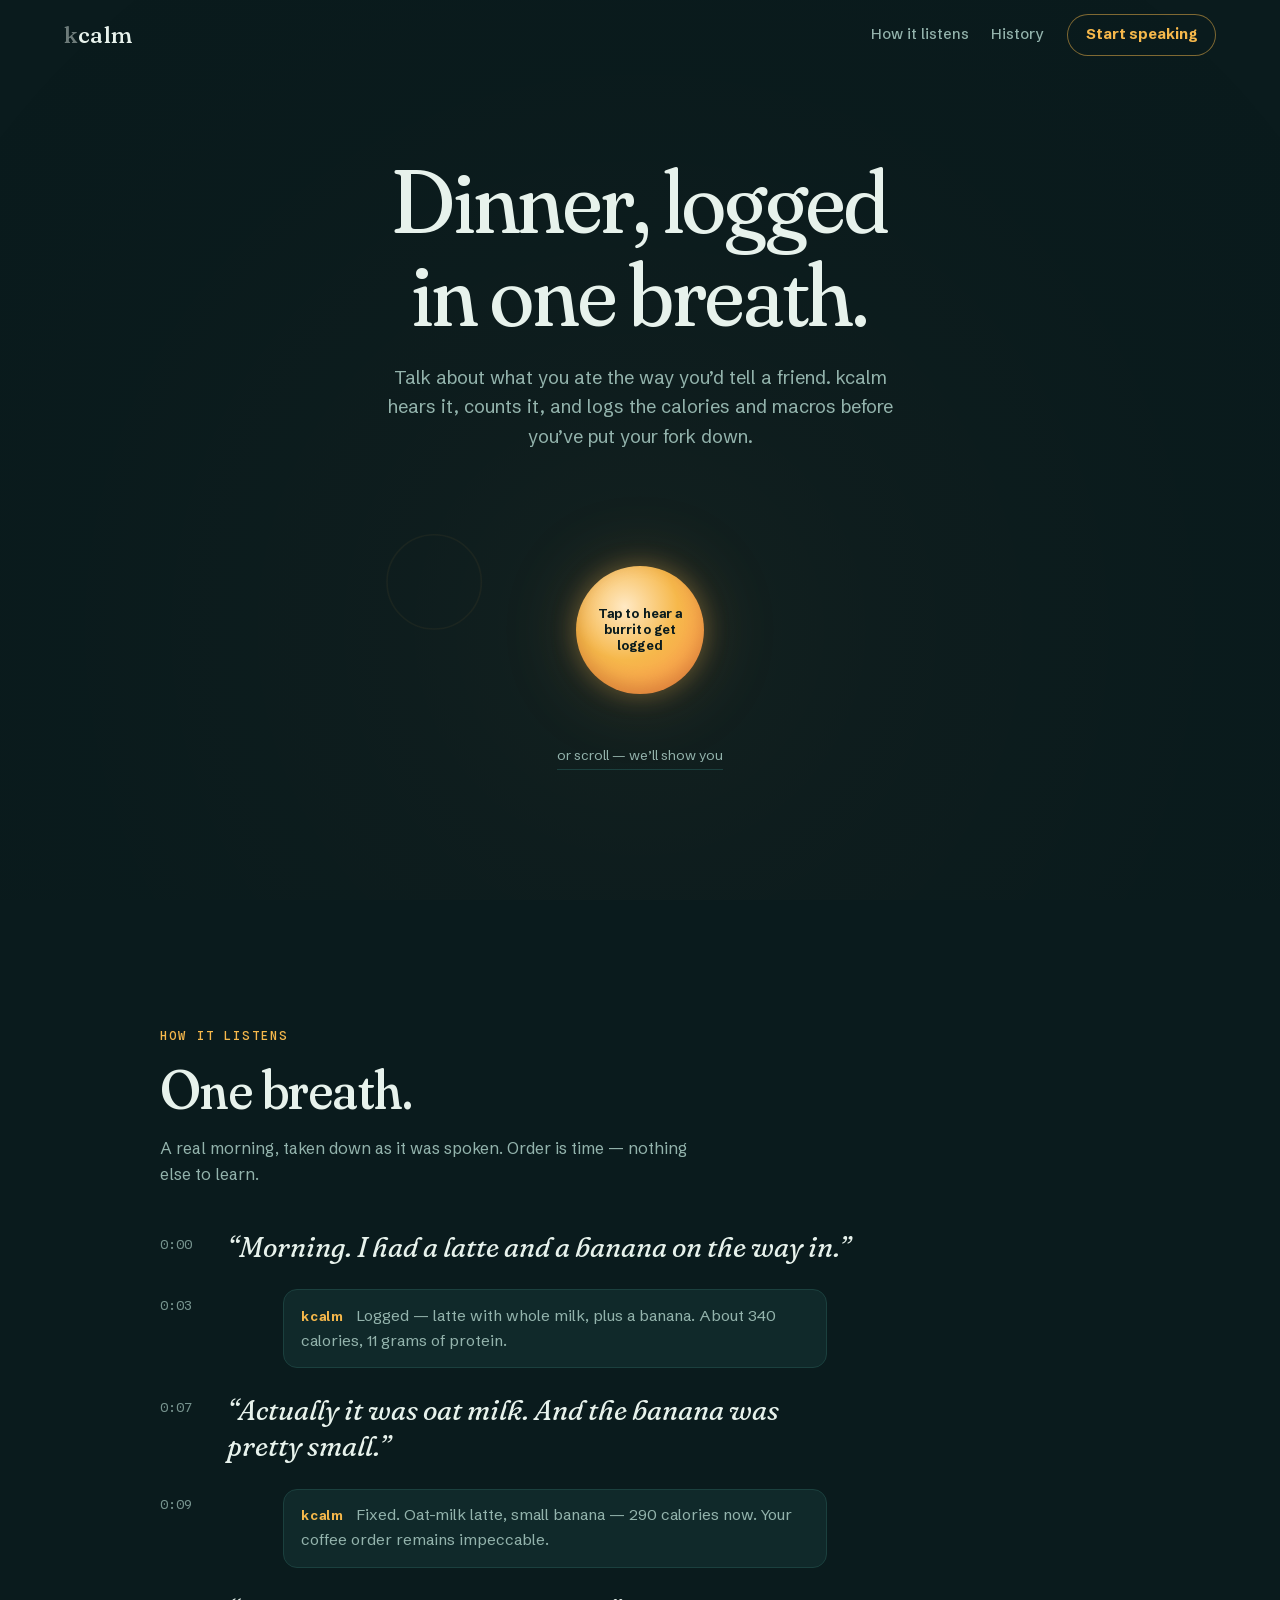
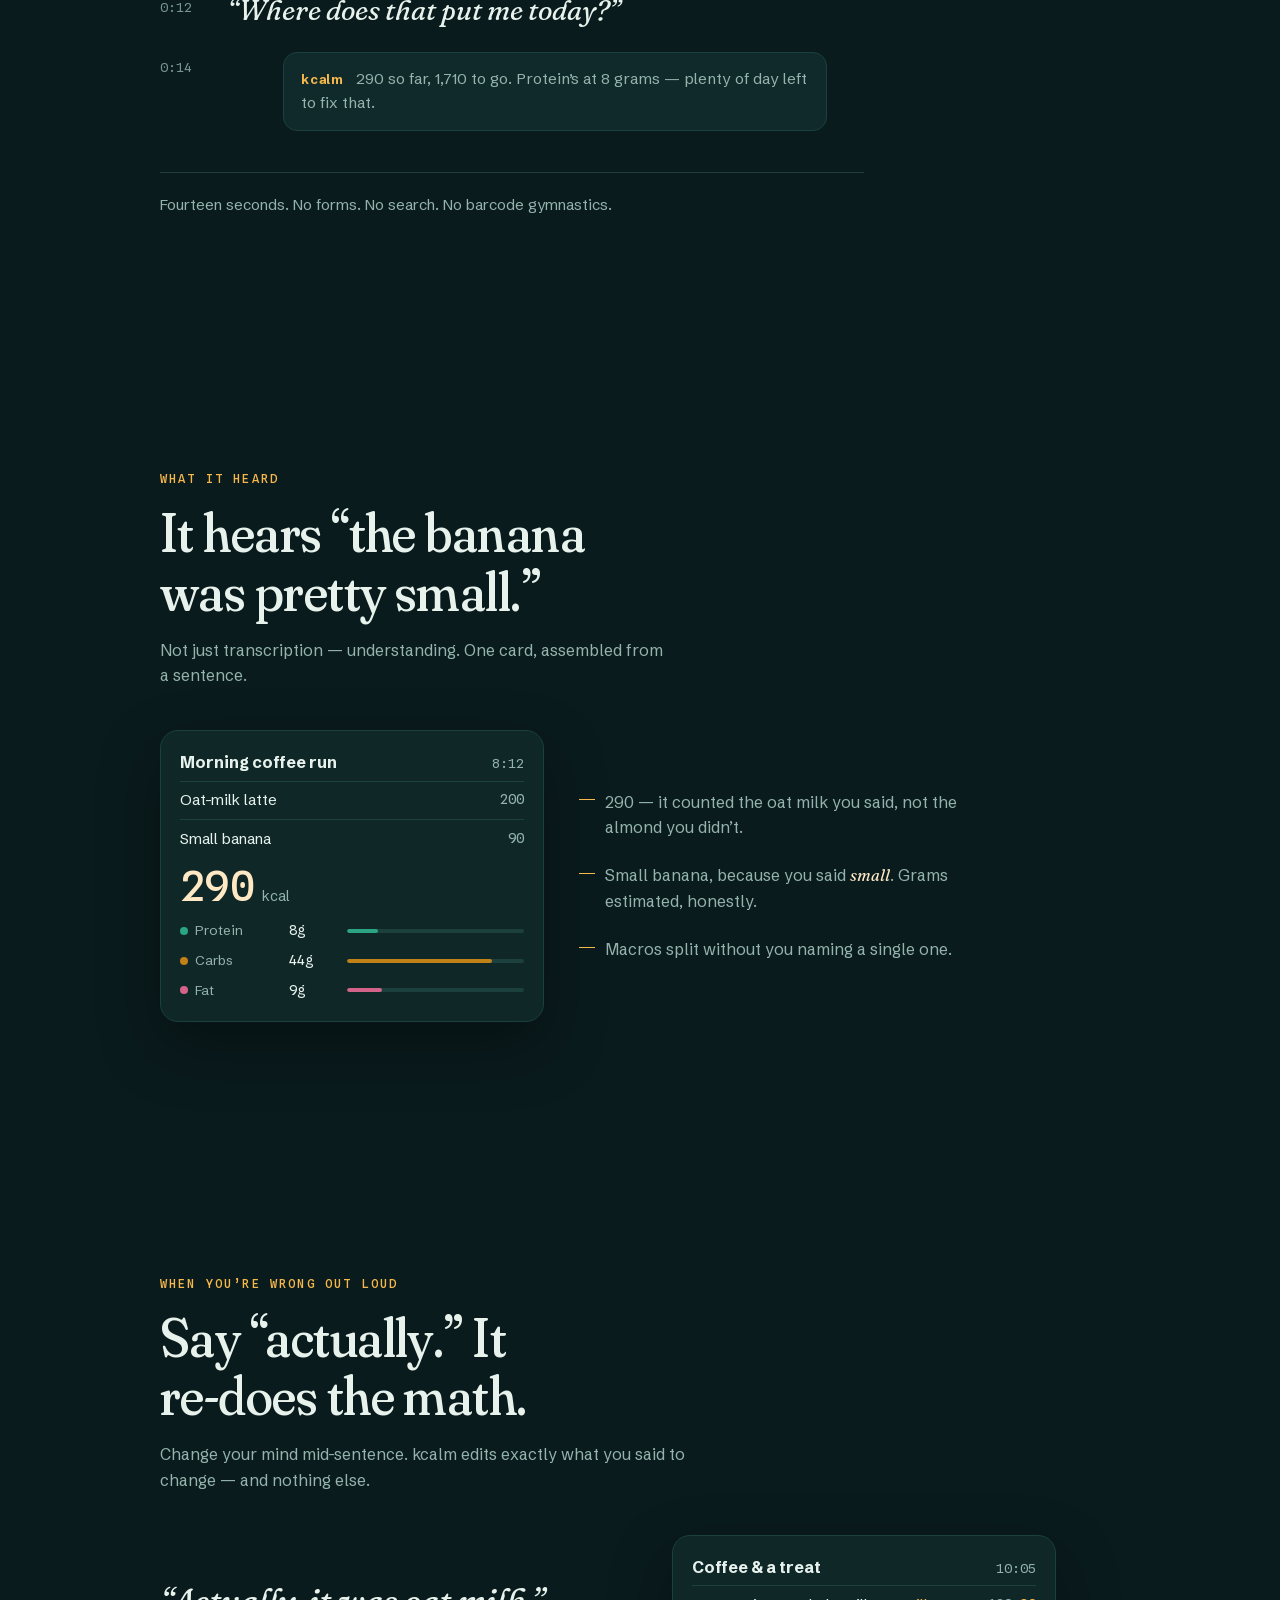
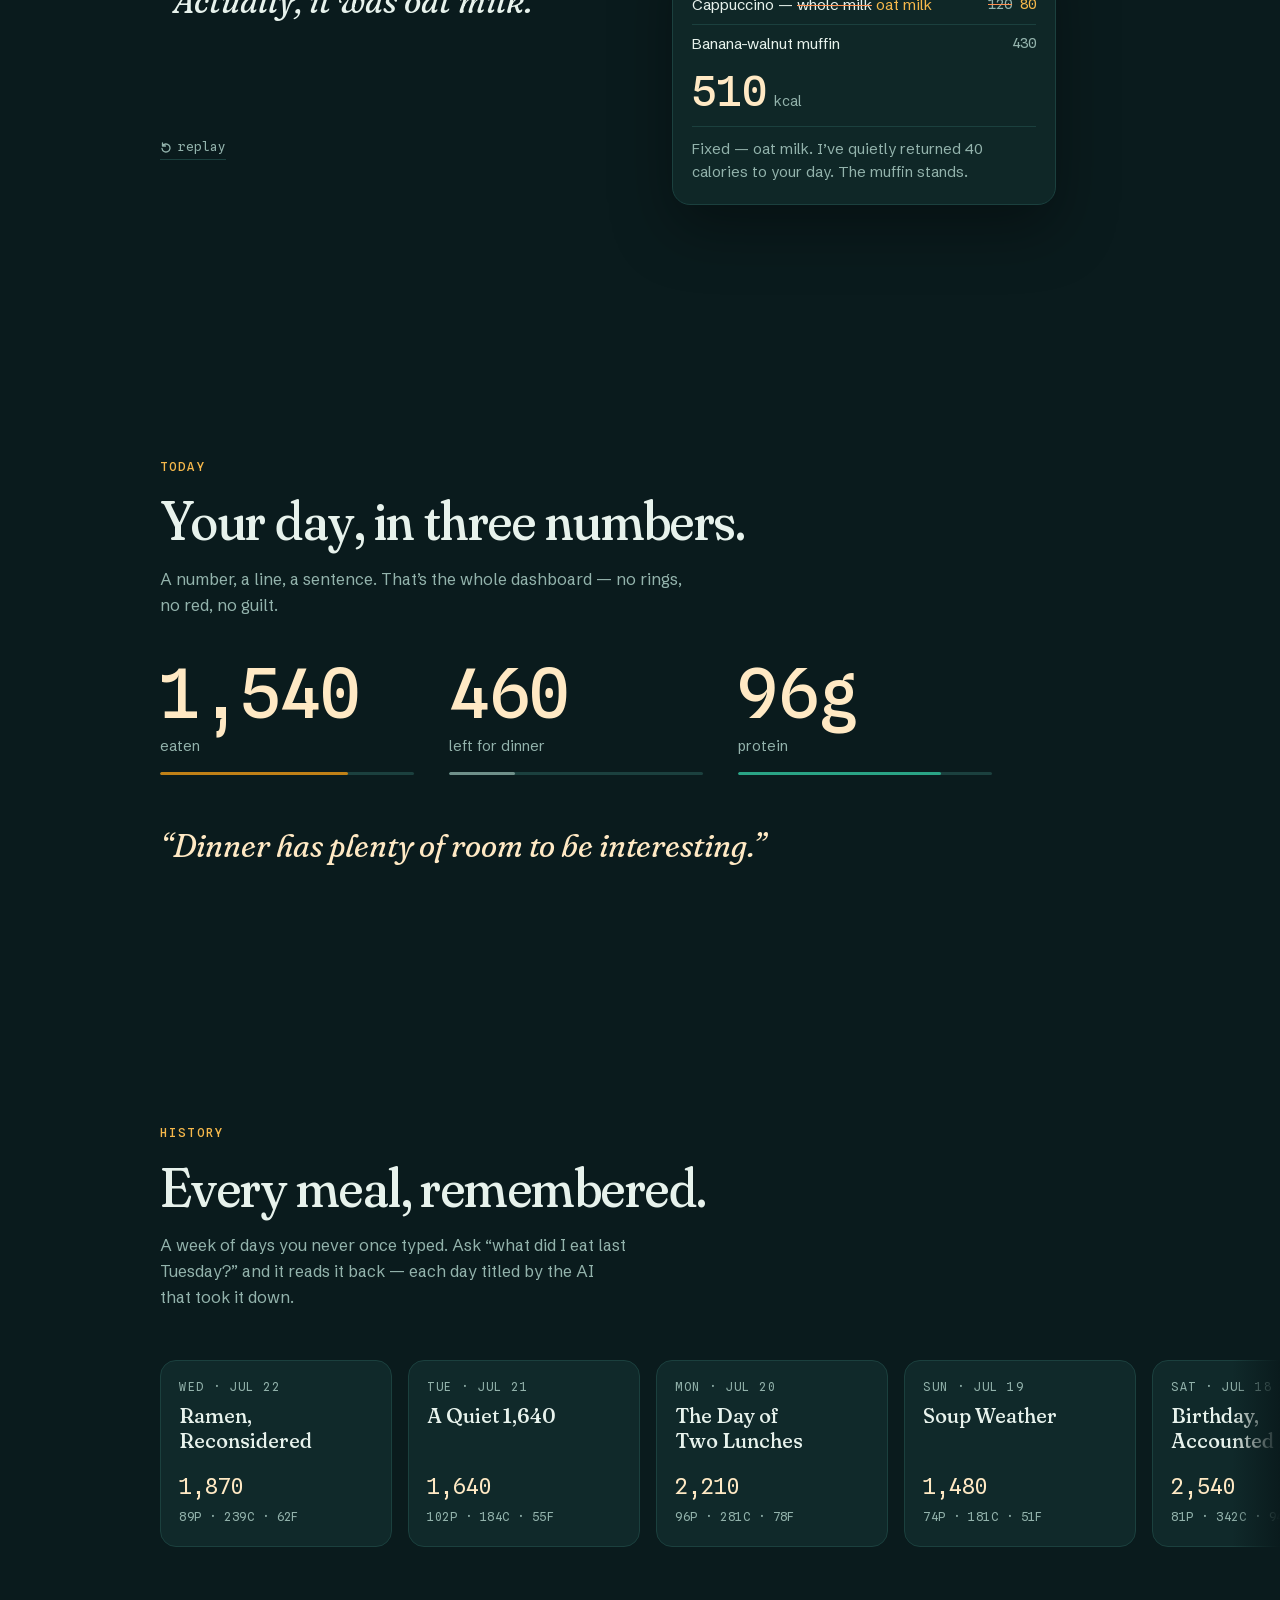
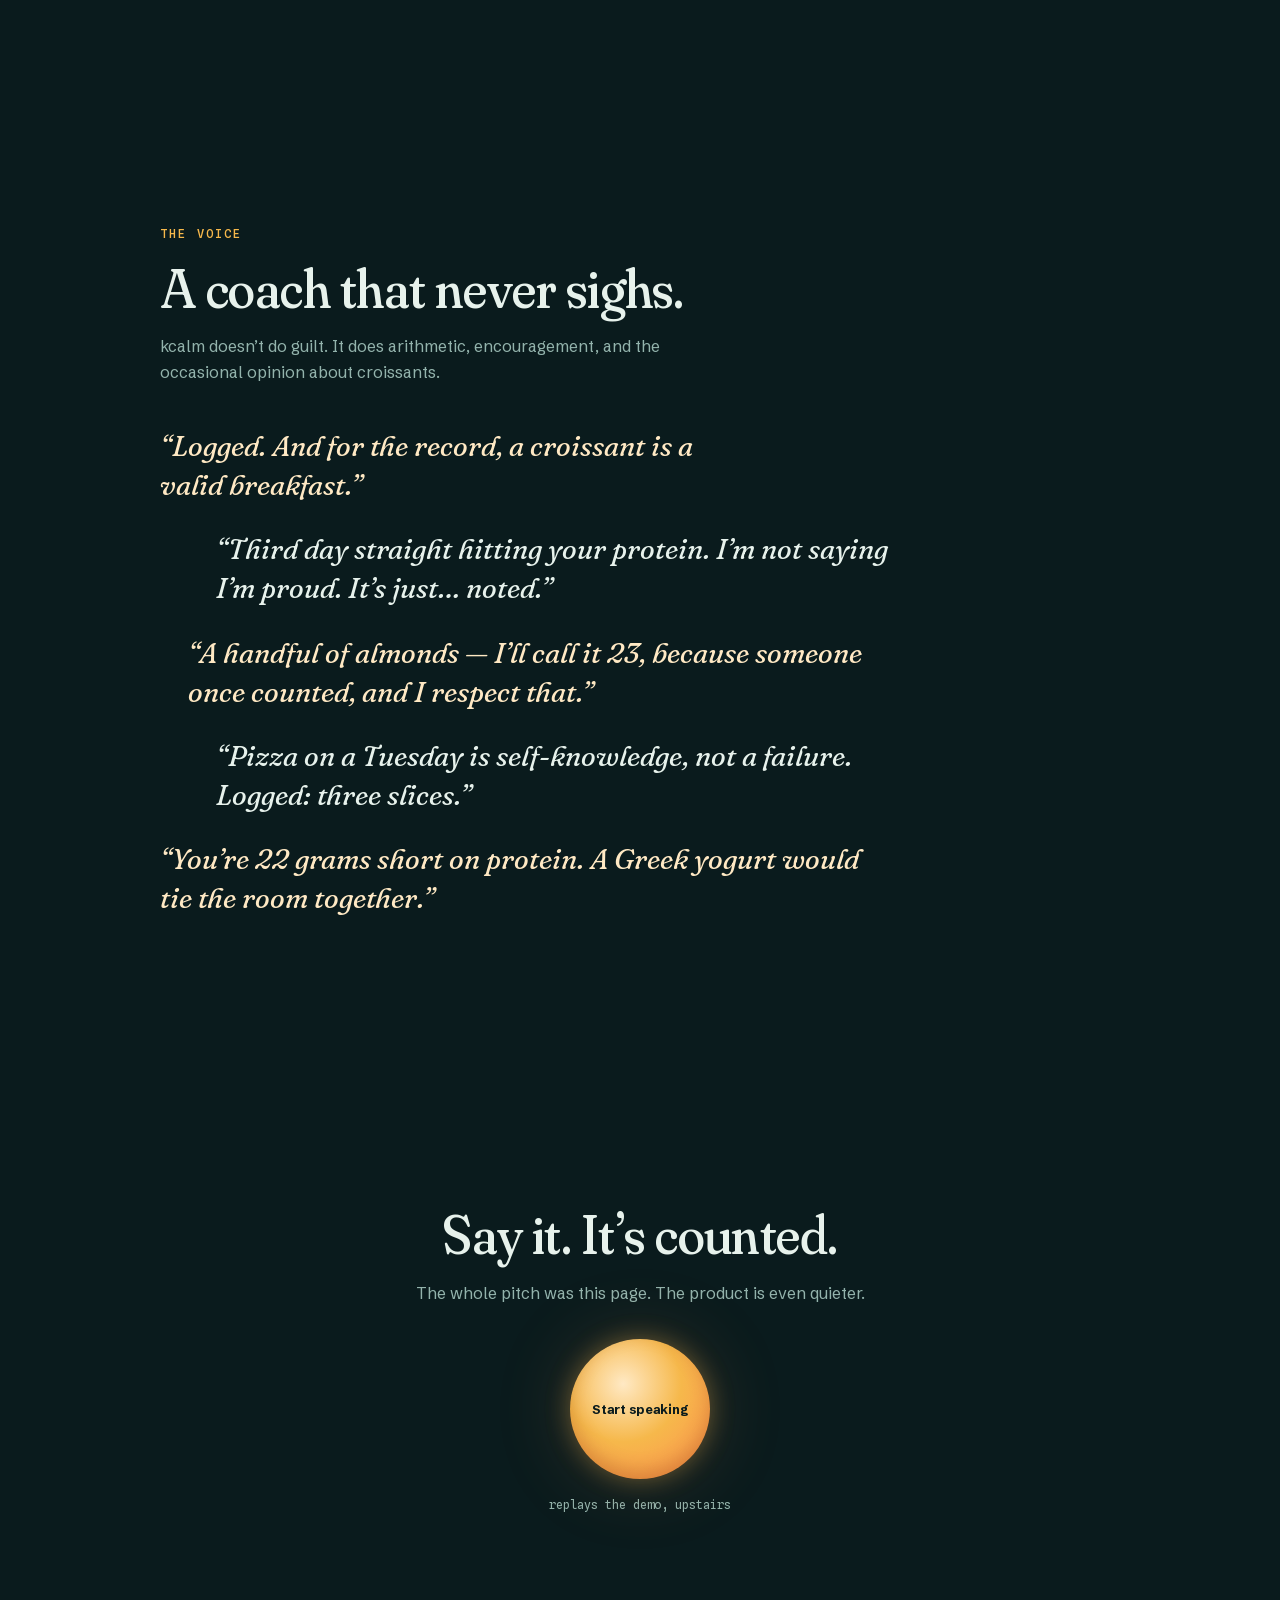
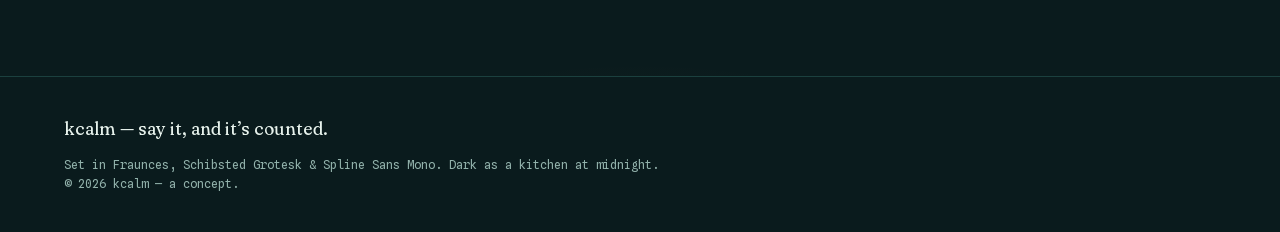
<file: index.html>
<!doctype html>
<html lang="en">
<head>
  <meta charset="utf-8">
  <meta name="viewport" content="width=device-width, initial-scale=1, viewport-fit=cover">
  <title>kcalm — Say what you ate. It’s counted.</title>
  <meta name="description" content="kcalm is a voice-first AI calorie tracker. Talk about what you ate like you’d tell a friend — it hears it, counts it, and logs calories and macros in one breath.">
  <meta name="theme-color" content="#0A1B1D">
  <meta property="og:title" content="kcalm — Say what you ate. It’s counted.">
  <meta property="og:description" content="A voice-first AI calorie tracker. Dinner, logged in one breath. No forms, no search, no barcode gymnastics.">
  <meta property="og:type" content="website">
  <meta property="og:url" content="https://1notlov3.github.io/1notlov3/">
  <meta property="og:image" content="https://1notlov3.github.io/1notlov3/og.png">
  <meta property="og:image:alt" content="A glowing amber pearl on dark water beside the headline “Dinner, logged in one breath” — kcalm, the voice-first calorie tracker.">
  <meta name="twitter:card" content="summary_large_image">
  <link rel="icon" href="favicon.svg" type="image/svg+xml">
  <link rel="preload" href="fonts/fraunces-normal.woff2" as="font" type="font/woff2" crossorigin>
  <link rel="preload" href="fonts/fraunces-italic.woff2" as="font" type="font/woff2" crossorigin>
  <link rel="preload" href="fonts/schibsted-grotesk-normal.woff2" as="font" type="font/woff2" crossorigin>
  <link rel="preload" href="fonts/spline-sans-mono-normal.woff2" as="font" type="font/woff2" crossorigin>
  <link rel="stylesheet" href="css/fonts.css">
  <link rel="stylesheet" href="css/style.css">
  <script>document.documentElement.classList.add('js')</script>
</head>
<body>

  <header class="nav" id="nav">
    <a class="wordmark" href="#top" aria-label="kcalm — home"><span class="k">k</span>calm</a>
    <nav class="nav-links" aria-label="Page">
      <a href="#breath">How it listens</a>
      <a href="#history">History</a>
    </nav>
    <a class="pill" href="#begin">Start speaking</a>
  </header>

  <main id="top">

    <!-- ============ HERO — THE POOL ============ -->
    <section class="hero" id="hero" aria-label="Introduction">
      <canvas class="pool" id="pool" aria-hidden="true"></canvas>
      <div class="hero-inner">
        <h1 class="hero-title" id="heroTitle">Dinner, logged in&nbsp;one&nbsp;breath.</h1>
        <p class="hero-sub">Talk about what you ate the way you’d tell a friend. kcalm hears it, counts it, and logs the calories and macros before you’ve put your fork down.</p>

        <div class="pearl-stage" id="pearlStage">
          <p class="spoken-line" id="spokenLine" aria-hidden="true"></p>
          <p class="sr-only" role="status" id="demoStatus"></p>
          <button class="pearl" id="pearl" type="button">
            <span class="pearl-core" aria-hidden="true"></span>
            <span class="pearl-label">Tap to hear a<br>burrito get logged</span>
          </button>

          <div class="meal-card hero-card" id="heroCard" hidden>
            <div class="meal-head">
              <span class="meal-name">Chicken burrito <em>· extra guac</em></span>
              <span class="meal-time mono">19:24</span>
            </div>
            <div class="meal-kcal"><span class="mono kcal-num" id="heroKcal" data-to="812">812</span><span class="kcal-unit">kcal</span></div>
            <div class="macros" role="img" aria-label="Macros: protein 42 grams, carbs 71 grams, fat 40 grams">
              <div class="macro"><span class="macro-tag"><i class="dot p"></i>Protein</span><span class="mono macro-val">42g</span><span class="bar"><span class="fill p" style="--w:52%"></span></span></div>
              <div class="macro"><span class="macro-tag"><i class="dot c"></i>Carbs</span><span class="mono macro-val">71g</span><span class="bar"><span class="fill c" style="--w:88%"></span></span></div>
              <div class="macro"><span class="macro-tag"><i class="dot f"></i>Fat</span><span class="mono macro-val">40g</span><span class="bar"><span class="fill f" style="--w:50%"></span></span></div>
            </div>
            <p class="ai-line">Logged. The guac was a good call — twelve grams of the fats you actually want.</p>
          </div>
        </div>

        <a class="scroll-cue" href="#breath">or scroll — we’ll show you</a>
      </div>
    </section>

    <!-- ============ ONE BREATH — TRANSCRIPT ============ -->
    <section class="section" id="breath" aria-labelledby="breath-h">
      <p class="eyebrow mono reveal">How it listens</p>
      <h2 class="reveal" id="breath-h">One breath.</h2>
      <p class="section-sub reveal">A real morning, taken down as it was spoken. Order is time — nothing else to learn.</p>

      <ol class="transcript">
        <li class="t-line user reveal"><span class="tc mono">0:00</span><p class="said">“Morning. I had a latte and a banana on the way in.”</p></li>
        <li class="t-line ai reveal"><span class="tc mono">0:03</span><p class="resp"><b>kcalm</b> Logged — latte with whole milk, plus a banana. About 340 calories, 11 grams of protein.</p></li>
        <li class="t-line user reveal"><span class="tc mono">0:07</span><p class="said">“Actually it was oat milk. And the banana was pretty small.”</p></li>
        <li class="t-line ai reveal"><span class="tc mono">0:09</span><p class="resp"><b>kcalm</b> Fixed. Oat-milk latte, small banana — 290 calories now. Your coffee order remains impeccable.</p></li>
        <li class="t-line user reveal"><span class="tc mono">0:12</span><p class="said">“Where does that put me today?”</p></li>
        <li class="t-line ai reveal"><span class="tc mono">0:14</span><p class="resp"><b>kcalm</b> 290 so far, 1,710 to go. Protein’s at 8 grams — plenty of day left to fix that.</p></li>
      </ol>

      <p class="kicker reveal">Fourteen seconds. No forms. No search. No barcode&nbsp;gymnastics.</p>
    </section>

    <!-- ============ ANATOMY — THE CARD ============ -->
    <section class="section" id="anatomy" aria-labelledby="anatomy-h">
      <p class="eyebrow mono reveal">What it heard</p>
      <h2 class="reveal" id="anatomy-h">It hears “the banana was pretty&nbsp;small.”</h2>
      <p class="section-sub reveal">Not just transcription — understanding. One card, assembled from a sentence.</p>

      <div class="anatomy-grid">
        <div class="meal-card big reveal">
          <div class="meal-head">
            <span class="meal-name">Morning coffee run</span>
            <span class="meal-time mono">8:12</span>
          </div>
          <ul class="meal-items">
            <li><span>Oat-milk latte</span><span class="mono">200</span></li>
            <li><span>Small banana</span><span class="mono">90</span></li>
          </ul>
          <div class="meal-kcal"><span class="mono kcal-num" data-to="290">290</span><span class="kcal-unit">kcal</span></div>
          <div class="macros" role="img" aria-label="Macros: protein 8 grams, carbs 44 grams, fat 9 grams">
            <div class="macro"><span class="macro-tag"><i class="dot p"></i>Protein</span><span class="mono macro-val">8g</span><span class="bar"><span class="fill p" style="--w:18%"></span></span></div>
            <div class="macro"><span class="macro-tag"><i class="dot c"></i>Carbs</span><span class="mono macro-val">44g</span><span class="bar"><span class="fill c" style="--w:82%"></span></span></div>
            <div class="macro"><span class="macro-tag"><i class="dot f"></i>Fat</span><span class="mono macro-val">9g</span><span class="bar"><span class="fill f" style="--w:20%"></span></span></div>
          </div>
        </div>
        <ul class="annotations">
          <li class="reveal">290 — it counted the oat milk you said, not the almond you didn’t.</li>
          <li class="reveal">Small banana, because you said <em>small</em>. Grams estimated, honestly.</li>
          <li class="reveal">Macros split without you naming a single one.</li>
        </ul>
      </div>
    </section>

    <!-- ============ CORRECTION — SAY ACTUALLY ============ -->
    <section class="section" id="actually" aria-labelledby="actually-h">
      <p class="eyebrow mono reveal">When you’re wrong out loud</p>
      <h2 class="reveal" id="actually-h">Say “actually.” It re-does the&nbsp;math.</h2>
      <p class="section-sub reveal">Change your mind mid-sentence. kcalm edits exactly what you said to change — and nothing else.</p>

      <div class="correction reveal" id="correction">
        <p class="said correction-said">“Actually, it was oat&nbsp;milk.”</p>
        <div class="meal-card">
          <div class="meal-head">
            <span class="meal-name">Coffee &amp; a treat</span>
            <span class="meal-time mono">10:05</span>
          </div>
          <ul class="meal-items">
            <li>
              <span>Cappuccino — <span class="swap"><s class="old" id="oldMilk" aria-hidden="true">whole milk</s> <span class="new" id="newMilk">oat milk</span></span></span>
              <span class="swap-num mono"><s class="old" aria-hidden="true">120</s> <span class="new">80</span><span class="sr-only"> (corrected from whole milk, 120)</span></span>
            </li>
            <li><span>Banana-walnut muffin</span><span class="mono">430</span></li>
          </ul>
          <div class="meal-kcal"><span class="mono kcal-num" id="fixKcal" aria-hidden="true">510</span><span class="sr-only">510</span><span class="kcal-unit">kcal</span></div>
          <p class="ai-line" id="fixLine">Fixed — oat milk. I’ve quietly returned 40 calories to your day. The muffin stands.</p>
        </div>
        <button class="replay mono" id="replayFix" type="button"><svg width="12" height="12" viewBox="0 0 12 12" aria-hidden="true"><path d="M2.5 5A4 4 0 1 1 2 7.5M2.5 5V2M2.5 5H5.5" fill="none" stroke="currentColor" stroke-width="1.3" stroke-linecap="round"/></svg> replay</button>
      </div>
    </section>

    <!-- ============ TODAY — THREE NUMBERS ============ -->
    <section class="section" id="today" aria-labelledby="today-h">
      <p class="eyebrow mono reveal">Today</p>
      <h2 class="reveal" id="today-h">Your day, in three numbers.</h2>
      <p class="section-sub reveal">A number, a line, a sentence. That’s the whole dashboard — no rings, no red, no&nbsp;guilt.</p>

      <div class="stats">
        <div class="stat reveal">
          <span class="stat-num mono" data-to="1540">1,540</span>
          <span class="stat-label">eaten</span>
          <span class="stat-bar"><span class="stat-fill c" style="--w:74%"></span></span>
        </div>
        <div class="stat reveal">
          <span class="stat-num mono" data-to="460">460</span>
          <span class="stat-label">left for dinner</span>
          <span class="stat-bar"><span class="stat-fill dim" style="--w:26%"></span></span>
        </div>
        <div class="stat reveal">
          <span class="stat-num mono" data-to="96" data-suffix="g">96g</span>
          <span class="stat-label">protein</span>
          <span class="stat-bar"><span class="stat-fill p" style="--w:80%"></span></span>
        </div>
      </div>
      <p class="insight reveal">“Dinner has plenty of room to be interesting.”</p>
    </section>

    <!-- ============ HISTORY ============ -->
    <section class="section wide" id="history" aria-labelledby="history-h">
      <div class="section-head">
        <p class="eyebrow mono reveal">History</p>
        <h2 class="reveal" id="history-h">Every meal, remembered.</h2>
        <p class="section-sub reveal">A week of days you never once typed. Ask “what did I eat last Tuesday?” and it reads it back — each day titled by the AI that took&nbsp;it&nbsp;down.</p>
      </div>
      <div class="shelf-wrap reveal">
        <ul class="shelf" id="shelf" tabindex="0" aria-label="Meal history, scrolls horizontally">
          <li class="day"><span class="day-date mono">WED · JUL 22</span><span class="day-title">Ramen, Reconsidered</span><span class="day-kcal mono">1,870</span><span class="day-macros mono">89P · 239C · 62F</span></li>
          <li class="day"><span class="day-date mono">TUE · JUL 21</span><span class="day-title">A Quiet 1,640</span><span class="day-kcal mono">1,640</span><span class="day-macros mono">102P · 184C · 55F</span></li>
          <li class="day"><span class="day-date mono">MON · JUL 20</span><span class="day-title">The Day of Two Lunches</span><span class="day-kcal mono">2,210</span><span class="day-macros mono">96P · 281C · 78F</span></li>
          <li class="day"><span class="day-date mono">SUN · JUL 19</span><span class="day-title">Soup Weather</span><span class="day-kcal mono">1,480</span><span class="day-macros mono">74P · 181C · 51F</span></li>
          <li class="day"><span class="day-date mono">SAT · JUL 18</span><span class="day-title">Birthday, Accounted For</span><span class="day-kcal mono">2,540</span><span class="day-macros mono">81P · 342C · 94F</span></li>
          <li class="day"><span class="day-date mono">FRI · JUL 17</span><span class="day-title">Textbook Friday</span><span class="day-kcal mono">1,790</span><span class="day-macros mono">98P · 214C · 60F</span></li>
          <li class="day"><span class="day-date mono">THU · JUL 16</span><span class="day-title">The Great Bagel Detour</span><span class="day-kcal mono">1,950</span><span class="day-macros mono">85P · 261C · 63F</span></li>
        </ul>
      </div>
    </section>

    <!-- ============ THE VOICE — QUIPS ============ -->
    <section class="section" id="voice" aria-labelledby="voice-h">
      <p class="eyebrow mono reveal">The voice</p>
      <h2 class="reveal" id="voice-h">A coach that never sighs.</h2>
      <p class="section-sub reveal">kcalm doesn’t do guilt. It does arithmetic, encouragement, and the occasional opinion about croissants.</p>
      <ul class="quips">
        <li class="reveal">“Logged. And for the record, a croissant is a valid breakfast.”</li>
        <li class="reveal">“Third day straight hitting your protein. I’m not saying I’m proud. It’s just…&nbsp;noted.”</li>
        <li class="reveal">“A handful of almonds — I’ll call it 23, because someone once counted, and I respect that.”</li>
        <li class="reveal">“Pizza on a Tuesday is self-knowledge, not a failure. Logged: three slices.”</li>
        <li class="reveal">“You’re 22 grams short on protein. A Greek yogurt would tie the room together.”</li>
      </ul>
    </section>

    <!-- ============ BEGIN ============ -->
    <section class="section begin" id="begin" aria-labelledby="begin-h">
      <div class="begin-glow" aria-hidden="true"></div>
      <h2 class="reveal" id="begin-h">Say it. It’s counted.</h2>
      <p class="section-sub reveal">The whole pitch was this page. The product is even quieter.</p>
      <button class="pearl small reveal" id="pearlEnd" type="button" aria-describedby="beginNote">
        <span class="pearl-core" aria-hidden="true"></span>
        <span class="pearl-label">Start speaking</span>
      </button>
      <p class="begin-note mono reveal" id="beginNote">replays the demo, upstairs</p>
    </section>
  </main>

  <footer class="footer">
    <p class="foot-line">kcalm — say it, and it’s counted.</p>
    <p class="colophon mono">Set in Fraunces, Schibsted Grotesk &amp; Spline Sans Mono. Dark as a kitchen at midnight. ©&nbsp;2026 kcalm&nbsp;—&nbsp;a&nbsp;concept.</p>
  </footer>

  <script src="js/main.js" defer></script>
</body>
</html>
</file>
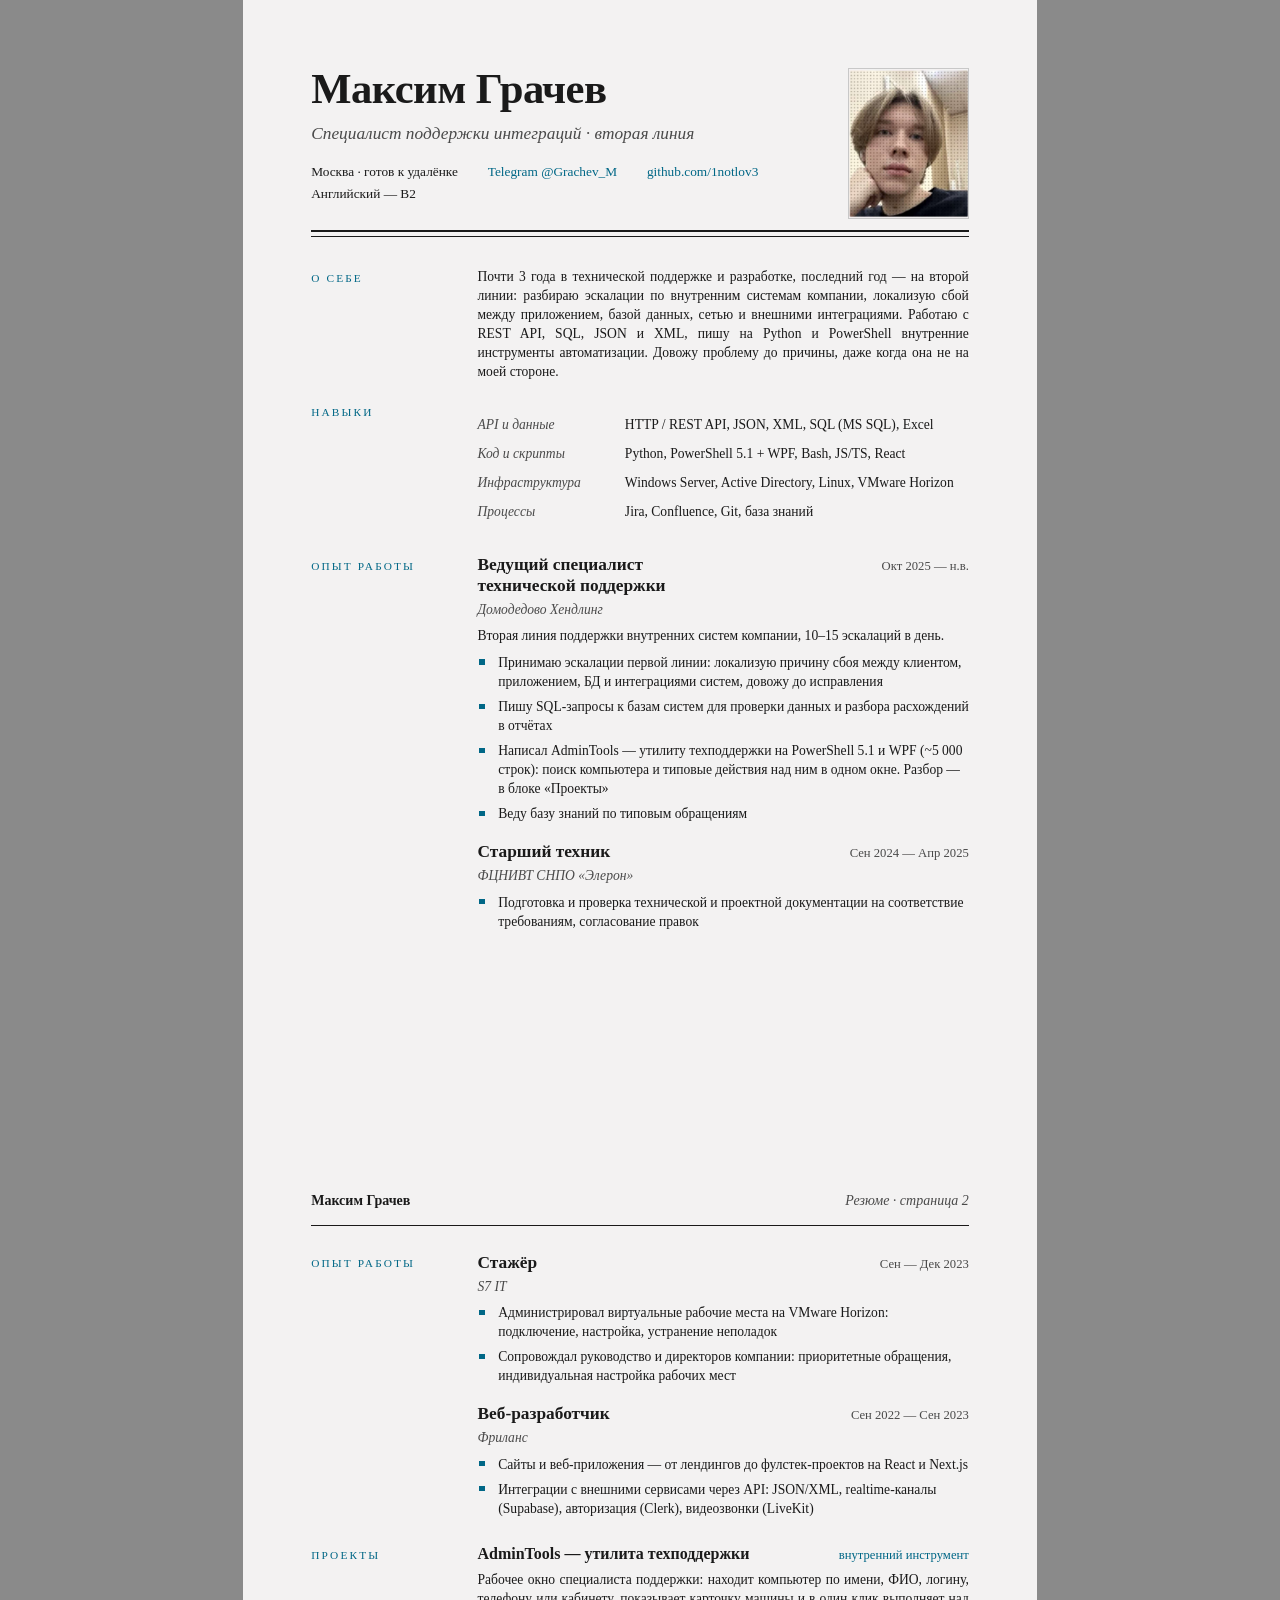
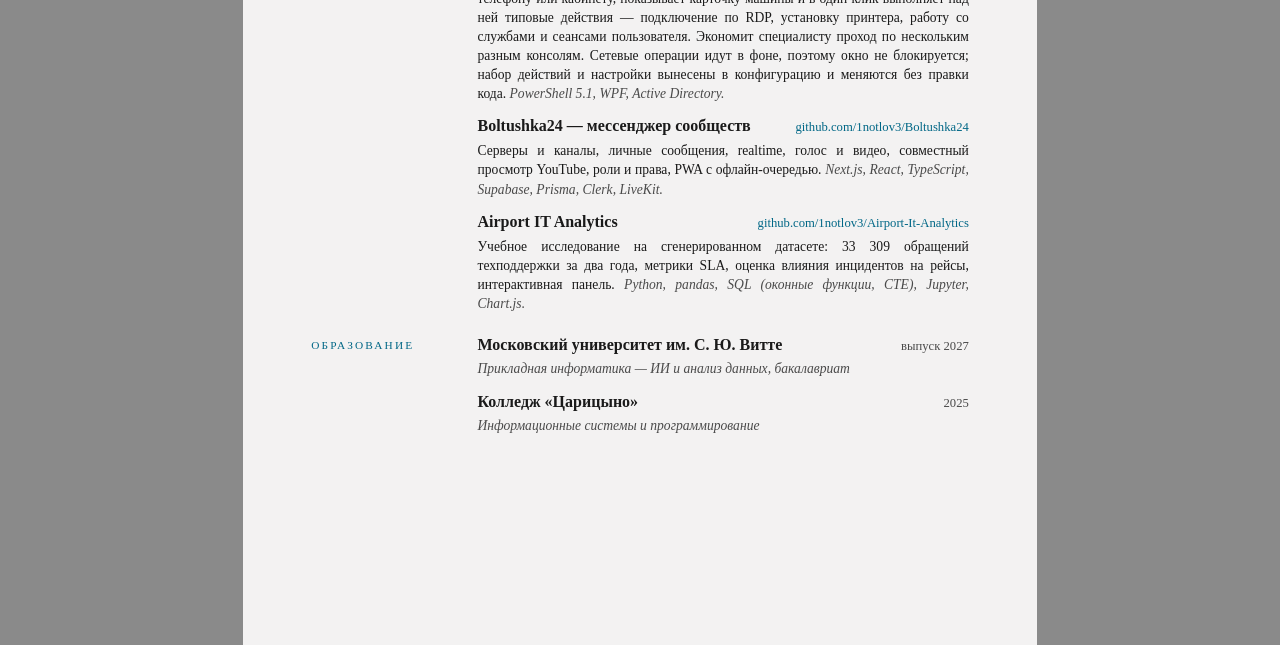
<file: resume/resume.html>
<!doctype html>
<html lang="ru">
<head>
<meta charset="utf-8">
<title>Максим Грачев — резюме</title>
<!--
  Исходник резюме. Правится здесь, PDF пересобирается одной командой:

    chromium --headless --no-pdf-header-footer \
             --print-to-pdf=maksim-grachev-cv.pdf resume.html

  (подойдёт любой Chrome/Chromium; в браузере — «Печать» → «Сохранить в PDF»,
  поля «Нет», фоновая графика включена)
-->
<style>
  :root {
    --paper: #F3F2F2;
    --ink: #1A1A1A;
    --muted: #4A4A4A;
    --accent: #006786;
    --rule: #1A1A1A;
  }

  * { box-sizing: border-box; }

  html, body {
    margin: 0;
    padding: 0;
    background: #8A8A8A;
    font-family: "EB Garamond", Georgia, "Times New Roman", "Liberation Serif", serif;
    color: var(--ink);
    font-size: 10.2pt;
    line-height: 1.4;
  }

  .page {
    position: relative;
    width: 210mm;
    height: 297mm;
    padding: 18mm 18mm;
    margin: 0 auto;
    background: var(--paper);
    overflow: hidden;
  }

  /* ------------------------------------------------ шапка первой страницы */
  .name {
    font-size: 32pt;
    font-weight: 700;
    letter-spacing: -0.4pt;
    line-height: 1;
    margin: 0;
  }

  .role {
    font-style: italic;
    font-size: 13pt;
    color: var(--muted);
    margin: 3mm 0 4mm;
  }

  .contacts {
    font-size: 10pt;
    line-height: 1.6;
    max-width: 136mm;
  }

  .contacts a {
    color: var(--accent);
    text-decoration: none;
    margin-right: 7mm;
  }

  .photo {
    position: absolute;
    top: 18mm;
    right: 18mm;
    width: 32mm;
    height: 40mm;
    object-fit: cover;
    border: 0.4pt solid #C8C8C8;
  }

  .rule-double {
    border: 0;
    border-top: 1.6pt solid var(--rule);
    border-bottom: 0.5pt solid var(--rule);
    height: 1.6mm;
    margin: 7mm 0 8mm;
  }

  /* --------------------------------------------------------- сетка секций */
  .row {
    display: grid;
    grid-template-columns: 38mm 1fr;
    gap: 0 6mm;
    margin-bottom: 5.5mm;
  }

  .label {
    font-size: 8.5pt;
    letter-spacing: 1.6pt;
    text-transform: uppercase;
    color: var(--accent);
    padding-top: 1mm;
  }

  .summary { text-align: justify; }

  /* ------------------------------------------------------------- навыки */
  .skills {
    display: grid;
    grid-template-columns: 34mm 1fr;
    gap: 2.6mm 5mm;
  }

  .skills dt {
    font-style: italic;
    color: var(--muted);
  }

  .skills dd { margin: 0; }

  /* --------------------------------------------------------------- опыт */
  .job + .job { margin-top: 5mm; }

  .job-head {
    display: flex;
    align-items: baseline;
    justify-content: space-between;
    gap: 6mm;
  }

  .job-title {
    font-size: 13pt;
    font-weight: 700;
    line-height: 1.2;
    margin: 0;
  }

  .job-date {
    font-size: 9.5pt;
    color: var(--muted);
    white-space: nowrap;
  }

  .job-org {
    font-style: italic;
    color: var(--muted);
    margin: 0.8mm 0 2mm;
  }

  .job-intro { margin: 0 0 2mm; }

  ul {
    margin: 0;
    padding-left: 5.5mm;
    list-style: none;
  }

  li {
    position: relative;
    margin-bottom: 1.6mm;
  }

  li::before {
    content: "";
    position: absolute;
    left: -5mm;
    top: 1.7mm;
    width: 1.4mm;
    height: 1.4mm;
    background: var(--accent);
  }

  /* ------------------------------------------------------------ проекты */
  .project + .project { margin-top: 3.5mm; }

  .project-head {
    display: flex;
    align-items: baseline;
    justify-content: space-between;
    gap: 6mm;
  }

  .project-title {
    font-size: 12pt;
    font-weight: 700;
    margin: 0;
    line-height: 1.2;
  }

  .project-link {
    font-size: 9.5pt;
    color: var(--accent);
    text-decoration: none;
    white-space: nowrap;
  }

  .project p {
    margin: 1.2mm 0 0;
    text-align: justify;
  }

  .stack {
    font-style: italic;
    color: var(--muted);
  }

  /* --------------------------------------------------------- образование */
  .edu + .edu { margin-top: 3.5mm; }

  .edu-head {
    display: flex;
    align-items: baseline;
    justify-content: space-between;
    gap: 6mm;
  }

  .edu-title {
    font-size: 12pt;
    font-weight: 700;
    margin: 0;
  }

  .edu-note {
    font-style: italic;
    color: var(--muted);
    margin: 0.6mm 0 0;
  }

  /* ---------------------------------------------- колонтитул 2-й страницы */
  .running-head {
    display: flex;
    align-items: baseline;
    justify-content: space-between;
    font-size: 10.5pt;
    font-weight: 700;
  }

  .running-head span {
    font-style: italic;
    font-weight: 400;
    color: var(--muted);
  }

  .rule-thin {
    border: 0;
    border-top: 0.8pt solid var(--rule);
    margin: 4mm 0 7mm;
  }

  @page { size: A4; margin: 0; }

  @media print {
    html, body { background: var(--paper); }
    .page { margin: 0; page-break-after: always; }
    .page:last-child { page-break-after: auto; }
  }
</style>
</head>
<body>

<!-- ===================================================== страница 1 ==== -->
<section class="page">
  <img class="photo" src="photo.jpg" alt="Максим Грачев">

  <h1 class="name">Максим Грачев</h1>
  <p class="role">Специалист поддержки интеграций · вторая линия</p>
  <div class="contacts">
    <span style="margin-right: 7mm">Москва · готов к удалёнке</span>
    <a href="https://t.me/Grachev_M">Telegram @Grachev_M</a>
    <a href="https://github.com/1notlov3">github.com/1notlov3</a><br>
    Английский — B2
  </div>

  <hr class="rule-double">

  <div class="row">
    <div class="label">О себе</div>
    <div class="summary">
      Почти 3 года в технической поддержке и разработке, последний год — на
      второй линии: разбираю эскалации по внутренним системам компании,
      локализую сбой между приложением, базой данных, сетью и внешними
      интеграциями. Работаю с REST API, SQL, JSON и XML, пишу на Python и
      PowerShell внутренние инструменты автоматизации. Довожу проблему до
      причины, даже когда она не на моей стороне.
    </div>
  </div>

  <div class="row">
    <div class="label">Навыки</div>
    <dl class="skills">
      <dt>API и данные</dt>
      <dd>HTTP / REST API, JSON, XML, SQL (MS SQL), Excel</dd>
      <dt>Код и скрипты</dt>
      <dd>Python, PowerShell 5.1 + WPF, Bash, JS/TS, React</dd>
      <dt>Инфраструктура</dt>
      <dd>Windows Server, Active Directory, Linux, VMware Horizon</dd>
      <dt>Процессы</dt>
      <dd>Jira, Confluence, Git, база знаний</dd>
    </dl>
  </div>

  <div class="row">
    <div class="label">Опыт работы</div>
    <div>
      <article class="job">
        <div class="job-head">
          <h2 class="job-title">Ведущий специалист<br>технической поддержки</h2>
          <div class="job-date">Окт 2025 — н.в.</div>
        </div>
        <p class="job-org">Домодедово Хендлинг</p>
        <p class="job-intro">
          Вторая линия поддержки внутренних систем компании, 10–15&nbsp;эскалаций
          в день.
        </p>
        <ul>
          <li>Принимаю эскалации первой линии: локализую причину сбоя между
              клиентом, приложением, БД и интеграциями систем, довожу до
              исправления</li>
          <li>Пишу SQL-запросы к базам систем для проверки данных и разбора
              расхождений в отчётах</li>
          <li>Написал AdminTools — утилиту техподдержки на PowerShell 5.1 и WPF
              (~5&nbsp;000 строк): поиск компьютера и типовые действия над ним в
              одном окне. Разбор — в блоке «Проекты»</li>
          <li>Веду базу знаний по типовым обращениям</li>
        </ul>
      </article>

      <article class="job">
        <div class="job-head">
          <h2 class="job-title">Старший техник</h2>
          <div class="job-date">Сен 2024 — Апр 2025</div>
        </div>
        <p class="job-org">ФЦНИВТ СНПО «Элерон»</p>
        <ul>
          <li>Подготовка и проверка технической и проектной документации на
              соответствие требованиям, согласование правок</li>
        </ul>
      </article>

    </div>
  </div>
</section>

<!-- ===================================================== страница 2 ==== -->
<section class="page">
  <div class="running-head">
    Максим Грачев
    <span>Резюме · страница 2</span>
  </div>
  <hr class="rule-thin">

  <div class="row">
    <div class="label">Опыт работы</div>
    <div>

      <article class="job">
        <div class="job-head">
          <h2 class="job-title">Стажёр</h2>
          <div class="job-date">Сен — Дек 2023</div>
        </div>
        <p class="job-org">S7 IT</p>
        <ul>
          <li>Администрировал виртуальные рабочие места на VMware Horizon:
              подключение, настройка, устранение неполадок</li>
          <li>Сопровождал руководство и директоров компании: приоритетные
              обращения, индивидуальная настройка рабочих мест</li>
        </ul>
      </article>

      <article class="job">
        <div class="job-head">
          <h2 class="job-title">Веб-разработчик</h2>
          <div class="job-date">Сен 2022 — Сен 2023</div>
        </div>
        <p class="job-org">Фриланс</p>
        <ul>
          <li>Сайты и веб-приложения — от лендингов до фулстек-проектов на
              React и Next.js</li>
          <li>Интеграции с внешними сервисами через API: JSON/XML,
              realtime-каналы (Supabase), авторизация (Clerk), видеозвонки
              (LiveKit)</li>
        </ul>
      </article>
    </div>
  </div>

  <div class="row">
    <div class="label">Проекты</div>
    <div>
      <article class="project">
        <div class="project-head">
          <h2 class="project-title">AdminTools — утилита техподдержки</h2>
          <span class="project-link">внутренний инструмент</span>
        </div>
        <p>
          Рабочее окно специалиста поддержки: находит компьютер по имени, ФИО,
          логину, телефону или кабинету, показывает карточку машины и в один
          клик выполняет над ней типовые действия — подключение по RDP,
          установку принтера, работу со службами и сеансами пользователя.
          Экономит специалисту проход по нескольким разным консолям. Сетевые
          операции идут в фоне, поэтому окно не блокируется; набор действий и
          настройки вынесены в конфигурацию и меняются без правки кода.
          <span class="stack">PowerShell 5.1, WPF, Active Directory.</span>
        </p>
      </article>

      <article class="project">
        <div class="project-head">
          <h2 class="project-title">Boltushka24 — мессенджер сообществ</h2>
          <a class="project-link"
             href="https://github.com/1notlov3/Boltushka24">github.com/1notlov3/Boltushka24</a>
        </div>
        <p>
          Серверы и каналы, личные сообщения, realtime, голос и видео,
          совместный просмотр YouTube, роли и права, PWA с офлайн-очередью.
          <span class="stack">Next.js, React, TypeScript, Supabase, Prisma,
          Clerk, LiveKit.</span>
        </p>
      </article>

      <article class="project">
        <div class="project-head">
          <h2 class="project-title">Airport IT Analytics</h2>
          <a class="project-link"
             href="https://github.com/1notlov3/Airport-It-Analytics">github.com/1notlov3/Airport-It-Analytics</a>
        </div>
        <p>
          Учебное исследование на сгенерированном датасете: 33&nbsp;309 обращений
          техподдержки за два года, метрики SLA, оценка влияния инцидентов на
          рейсы, интерактивная панель.
          <span class="stack">Python, pandas, SQL (оконные функции, CTE),
          Jupyter, Chart.js.</span>
        </p>
      </article>
    </div>
  </div>

  <div class="row">
    <div class="label">Образование</div>
    <div>
      <div class="edu">
        <div class="edu-head">
          <h2 class="edu-title">Московский университет им. С. Ю. Витте</h2>
          <div class="job-date">выпуск 2027</div>
        </div>
        <p class="edu-note">Прикладная информатика — ИИ и анализ данных,
          бакалавриат</p>
      </div>
      <div class="edu">
        <div class="edu-head">
          <h2 class="edu-title">Колледж «Царицыно»</h2>
          <div class="job-date">2025</div>
        </div>
        <p class="edu-note">Информационные системы и программирование</p>
      </div>
    </div>
  </div>
</section>

</body>
</html>
</file>
<file: css/fonts.css>
/* Fraunces italic (latin) */
@font-face {
  font-family: 'Fraunces';
  font-style: italic;
  font-weight: 300 650;
  font-display: swap;
  src: url(../fonts/fraunces-italic.woff2) format('woff2');
  unicode-range: U+0000-00FF, U+0131, U+0152-0153, U+02BB-02BC, U+02C6, U+02DA, U+02DC, U+0304, U+0308, U+0329, U+2000-206F, U+20AC, U+2122, U+2191, U+2193, U+2212, U+2215, U+FEFF, U+FFFD;
}

/* Fraunces normal (latin) */
@font-face {
  font-family: 'Fraunces';
  font-style: normal;
  font-weight: 300 650;
  font-display: swap;
  src: url(../fonts/fraunces-normal.woff2) format('woff2');
  unicode-range: U+0000-00FF, U+0131, U+0152-0153, U+02BB-02BC, U+02C6, U+02DA, U+02DC, U+0304, U+0308, U+0329, U+2000-206F, U+20AC, U+2122, U+2191, U+2193, U+2212, U+2215, U+FEFF, U+FFFD;
}

/* Schibsted Grotesk italic (latin) */
@font-face {
  font-family: 'Schibsted Grotesk';
  font-style: italic;
  font-weight: 400 900;
  font-display: swap;
  src: url(../fonts/schibsted-grotesk-italic.woff2) format('woff2');
  unicode-range: U+0000-00FF, U+0131, U+0152-0153, U+02BB-02BC, U+02C6, U+02DA, U+02DC, U+0304, U+0308, U+0329, U+2000-206F, U+20AC, U+2122, U+2191, U+2193, U+2212, U+2215, U+FEFF, U+FFFD;
}

/* Schibsted Grotesk normal (latin) */
@font-face {
  font-family: 'Schibsted Grotesk';
  font-style: normal;
  font-weight: 400 900;
  font-display: swap;
  src: url(../fonts/schibsted-grotesk-normal.woff2) format('woff2');
  unicode-range: U+0000-00FF, U+0131, U+0152-0153, U+02BB-02BC, U+02C6, U+02DA, U+02DC, U+0304, U+0308, U+0329, U+2000-206F, U+20AC, U+2122, U+2191, U+2193, U+2212, U+2215, U+FEFF, U+FFFD;
}

/* Spline Sans Mono normal (latin) */
@font-face {
  font-family: 'Spline Sans Mono';
  font-style: normal;
  font-weight: 300 700;
  font-display: swap;
  src: url(../fonts/spline-sans-mono-normal.woff2) format('woff2');
  unicode-range: U+0000-00FF, U+0131, U+0152-0153, U+02BB-02BC, U+02C6, U+02DA, U+02DC, U+0304, U+0308, U+0329, U+2000-206F, U+20AC, U+2122, U+2191, U+2193, U+2212, U+2215, U+FEFF, U+FFFD;
}
</file>
<file: css/style.css>
/* ============================================================
   kcalm — The Listening Pool
   One world: abyssal petrol-green dark. Only what speech
   touches is allowed to glow.
   ============================================================ */

:root {
  /* ground */
  --abyss: #0A1B1D;        /* page */
  --pine: #10292A;         /* raised surfaces */
  --pine-2: #143133;       /* hover surface */
  --kelp: #1B403E;         /* hairlines, borders */
  /* ink */
  --ink: #E7F2EC;          /* primary text */
  --mist: #93B3AC;         /* secondary text */
  /* light (brand accents — only speech makes these appear) */
  --lantern: #F6B84B;
  --ember: #FF8E4F;
  --moth: #FFE9C4;
  /* data (validated chart trio, in-band on dark) */
  --ch-p: #2AA485;         /* protein */
  --ch-c: #C08117;         /* carbs   */
  --ch-f: #D4638A;         /* fat     */

  --font-display: 'Fraunces', Georgia, serif;
  --font-body: 'Schibsted Grotesk', system-ui, -apple-system, sans-serif;
  --font-mono: 'Spline Sans Mono', ui-monospace, 'SF Mono', monospace;

  --ease: cubic-bezier(0.22, 1, 0.36, 1);
  --pad: clamp(1.25rem, 5vw, 4rem);
  --measure: 34rem;
  color-scheme: dark;
}

/* ---------- reset ---------- */
*, *::before, *::after { box-sizing: border-box; margin: 0; padding: 0; }
html { scroll-behavior: smooth; }
body {
  background: var(--abyss);
  color: var(--ink);
  font-family: var(--font-body);
  font-size: 1rem;
  line-height: 1.6;
  overflow-x: hidden;
  overflow-x: clip;
  -webkit-font-smoothing: antialiased;
  text-rendering: optimizeLegibility;
}
img, canvas { display: block; max-width: 100%; }
a { color: var(--lantern); text-decoration: none; }
button { font: inherit; color: inherit; background: none; border: 0; cursor: pointer; }
::selection { background: var(--moth); color: var(--abyss); }
:focus-visible { outline: 2px solid var(--lantern); outline-offset: 3px; border-radius: 4px; }

.mono { font-family: var(--font-mono); font-variant-numeric: tabular-nums; }
s { text-decoration-color: var(--mist); }
.sr-only {
  position: absolute; width: 1px; height: 1px;
  padding: 0; margin: -1px; overflow: hidden;
  clip-path: inset(50%); white-space: nowrap; border: 0;
}

/* ---------- reveal system ---------- */
.js .reveal { opacity: 0; transform: translateY(12px); }
.js .reveal.in {
  opacity: 1; transform: none;
  transition: opacity .6s var(--ease), transform .6s var(--ease);
  transition-delay: var(--d, 0ms);
}

/* ---------- nav ---------- */
.nav {
  position: fixed; inset: 0 0 auto 0; z-index: 10;
  display: flex; align-items: center; gap: 1.5rem;
  padding: calc(.9rem + env(safe-area-inset-top)) calc(var(--pad) + env(safe-area-inset-right)) .9rem calc(var(--pad) + env(safe-area-inset-left));
  transition: background .4s var(--ease), box-shadow .4s var(--ease);
}
.nav.scrimmed {
  background: rgba(10, 27, 29, .82);
  background: color-mix(in srgb, var(--abyss) 82%, transparent);
  -webkit-backdrop-filter: blur(14px);
  backdrop-filter: blur(14px);
  box-shadow: 0 1px 0 var(--kelp);
}
.wordmark {
  font-family: var(--font-display);
  font-size: 1.45rem; font-weight: 500;
  color: var(--ink); letter-spacing: .01em;
  font-variation-settings: 'opsz' 40, 'SOFT' 60;
}
.wordmark .k { opacity: .45; } /* the silent letter, literally quieter */
.nav-links { display: flex; gap: 1.4rem; margin-left: auto; }
.nav-links a {
  color: var(--mist); font-size: .92rem; font-weight: 500;
  transition: color .18s ease;
}
.nav-links a:hover { color: var(--ink); }
.pill {
  padding: .55rem 1.15rem; border-radius: 999px;
  background: transparent; color: var(--lantern);
  box-shadow: inset 0 0 0 1px rgba(246, 184, 75, .5);
  font-weight: 700; font-size: .92rem; white-space: nowrap;
  transition: background .18s ease, color .18s ease, transform .18s ease;
}
.pill:hover, .pill:focus-visible { background: var(--lantern); color: var(--abyss); }
.pill:active { transform: scale(.97); }

/* ---------- hero ---------- */
.hero {
  position: relative;
  min-height: 100vh;
  min-height: 100svh;
  display: grid;
  overflow: clip;
}
.pool { position: absolute; inset: 0; width: 100%; height: 100%; }
.hero-inner {
  position: relative; z-index: 1;
  display: flex; flex-direction: column; align-items: center;
  justify-content: center; text-align: center;
  padding: calc(4.5rem + env(safe-area-inset-top)) var(--pad) 3rem;
  gap: 1.4rem;
}
.hero-title {
  font-family: var(--font-display);
  font-weight: 420;
  font-variation-settings: 'opsz' 110, 'SOFT' 75;
  font-size: clamp(2.5rem, 9.5vw, 5.6rem);
  line-height: 1.04;
  letter-spacing: -0.015em;
  max-width: 13ch;
  text-wrap: balance;
}
.js .hero-title .w, .js .spoken-line .w { opacity: 0; display: inline-block; transform: translateY(.35em); filter: blur(6px); }
.js .spoken-line .w { white-space: pre-wrap; }
.js .hero-title .w.in, .js .spoken-line .w.in {
  opacity: 1; transform: none; filter: none;
  transition: opacity .5s var(--ease), transform .5s var(--ease), filter .5s var(--ease);
}
.hero-sub {
  color: var(--mist);
  max-width: var(--measure);
  font-size: clamp(1rem, 2.4vw, 1.15rem);
  text-wrap: pretty;
}

/* pearl */
.pearl-stage {
  display: flex; flex-direction: column; align-items: center;
  gap: 1.1rem; margin-top: .6rem; min-height: 15rem; justify-content: flex-start;
}
.spoken-line {
  font-family: var(--font-display); font-style: italic;
  font-weight: 400; font-variation-settings: 'opsz' 40, 'SOFT' 75;
  font-size: clamp(1.25rem, 4vw, 1.7rem);
  color: var(--moth); min-height: 2.4em; max-width: 24ch;
  line-height: 1.3;
}
.pearl {
  position: relative;
  width: 108px; height: 108px; border-radius: 50%;
  display: grid; place-items: center;
  touch-action: manipulation;
  -webkit-tap-highlight-color: transparent;
  transition: transform .2s var(--ease);
}
.pearl:active { transform: scale(.94); }
.pearl-core {
  position: absolute; inset: 0; border-radius: 50%;
  background: radial-gradient(circle at 38% 32%, var(--moth), var(--lantern) 45%, var(--ember) 100%);
  box-shadow:
    0 0 24px rgba(246, 184, 75, .35),
    0 0 80px rgba(255, 142, 79, .18),
    inset 0 -8px 18px rgba(122, 42, 0, .25);
  transition: box-shadow .5s ease;
}
.pearl.listening .pearl-core {
  animation: pearl-pulse 1.1s ease-in-out infinite;
  box-shadow:
    0 0 34px rgba(246, 184, 75, .55),
    0 0 120px rgba(255, 142, 79, .3),
    inset 0 -8px 18px rgba(122, 42, 0, .25);
}
@keyframes pearl-pulse {
  0%, 100% { transform: scale(1); }
  50% { transform: scale(1.05); }
}
.pearl-label {
  position: relative; z-index: 1;
  font-size: .72rem; font-weight: 700; line-height: 1.25;
  color: var(--abyss); text-align: center;
  letter-spacing: .01em; padding: 0 .5rem;
}
.pearl.small { width: 128px; height: 128px; }
.pearl.small .pearl-label { font-size: .8rem; }

/* meal card */
.meal-card {
  width: min(100%, 24rem);
  background: rgba(16, 41, 42, .88);
  background: color-mix(in srgb, var(--pine) 88%, transparent);
  border: 1px solid var(--kelp);
  border-radius: 18px;
  padding: 1.1rem 1.2rem 1.2rem;
  text-align: left;
  -webkit-backdrop-filter: blur(8px);
  backdrop-filter: blur(8px);
  box-shadow: 0 24px 60px rgba(0, 0, 0, .35);
}
.js .hero-card { opacity: 0; transform: translateY(18px); }
.js .hero-card.in {
  opacity: 1; transform: none;
  transition: opacity .7s var(--ease), transform .7s var(--ease);
}
.meal-head {
  display: flex; justify-content: space-between; align-items: baseline; gap: 1rem;
  margin-bottom: .35rem;
}
.meal-name { font-weight: 700; font-size: 1.02rem; }
.meal-name em { color: var(--mist); font-style: normal; font-weight: 500; }
.meal-time { color: var(--mist); font-size: .8rem; }
.meal-items { list-style: none; margin: .35rem 0 .2rem; }
.meal-items li {
  display: flex; justify-content: space-between; gap: 1rem;
  padding: .42rem 0; border-top: 1px solid var(--kelp);
  color: var(--ink); font-size: .95rem;
}
.meal-items .mono { color: var(--mist); font-size: .88rem; }
.meal-kcal { display: flex; align-items: baseline; gap: .45rem; margin: .5rem 0 .75rem; }
.kcal-num {
  font-size: 2.6rem; font-weight: 500; line-height: 1;
  color: var(--moth);
}
.kcal-unit { color: var(--mist); font-size: .9rem; }

.macros { display: grid; gap: .5rem; }
.macro {
  display: grid; grid-template-columns: 6.2rem 3rem 1fr;
  align-items: center; gap: .6rem; font-size: .85rem;
}
.macro-tag { display: inline-flex; align-items: center; gap: .45rem; color: var(--mist); }
.dot { width: 8px; height: 8px; border-radius: 50%; flex: none; }
.dot.p { background: var(--ch-p); }
.dot.c { background: var(--ch-c); }
.dot.f { background: var(--ch-f); }
.macro-val { color: var(--ink); }
.bar {
  height: 4px; border-radius: 4px; background: var(--kelp);
  overflow: hidden;
}
.fill {
  display: block; height: 100%; width: var(--w, 0%);
  border-radius: 4px; transform-origin: left;
}
.js .in .fill, .js .in.fill { animation: fill-in .9s var(--ease) both; }
@keyframes fill-in { from { width: 0; } to { width: var(--w); } }
.fill.p { background: var(--ch-p); }
.fill.c { background: var(--ch-c); }
.fill.f { background: var(--ch-f); }

.ai-line {
  margin-top: .8rem; padding-top: .7rem; border-top: 1px solid var(--kelp);
  color: var(--mist); font-size: .92rem; text-wrap: pretty;
}

.scroll-cue {
  color: var(--mist); font-size: .85rem;
  border-bottom: 1px solid var(--kelp);
  padding: .3rem 0 2px; margin-top: -.3rem;
  transition: color .18s ease, border-color .18s ease;
}
.scroll-cue:hover { color: var(--ink); border-color: var(--mist); }

/* ---------- sections ---------- */
.section {
  padding: clamp(5rem, 14vh, 9rem) var(--pad);
  max-width: 68rem;
  margin-inline: auto;
}
.eyebrow {
  color: var(--lantern);
  font-size: .75rem; font-weight: 500;
  letter-spacing: .18em; text-transform: uppercase;
  margin-bottom: 1rem;
}
.section h2 {
  font-family: var(--font-display);
  font-weight: 460;
  font-variation-settings: 'opsz' 90, 'SOFT' 75;
  font-size: clamp(1.9rem, 6vw, 3.4rem);
  line-height: 1.08; letter-spacing: -0.01em;
  max-width: 18ch;
  text-wrap: balance;
  margin-bottom: 1rem;
}
.section-sub {
  color: var(--mist);
  max-width: var(--measure);
  margin-bottom: 2.6rem;
  text-wrap: pretty;
}

/* transcript */
.transcript { list-style: none; max-width: 44rem; display: grid; gap: 1.5rem; }
.t-line {
  display: grid; grid-template-columns: 3.2rem 1fr;
  gap: 1rem; align-items: start;
}
.tc { color: var(--mist); font-size: .8rem; padding-top: .5em; opacity: .8; }
.said {
  font-family: var(--font-display); font-style: italic;
  font-weight: 400; font-variation-settings: 'opsz' 44, 'SOFT' 75;
  font-size: clamp(1.3rem, 3.6vw, 1.75rem);
  line-height: 1.3; color: var(--ink);
  text-wrap: pretty;
}
.resp {
  background: var(--pine);
  border: 1px solid var(--kelp);
  border-radius: 14px;
  padding: .85rem 1.05rem;
  color: var(--mist); font-size: .97rem;
  max-width: 34rem;
  text-wrap: pretty;
}
.resp b {
  color: var(--lantern); font-weight: 700; font-size: .8rem;
  letter-spacing: .06em; margin-right: .5rem;
}
.kicker {
  margin-top: 2.6rem; color: var(--mist);
  font-size: .95rem;
  border-top: 1px solid var(--kelp);
  padding-top: 1.2rem; max-width: 44rem;
}

/* anatomy */
.anatomy-grid {
  display: grid; gap: 2.2rem;
  grid-template-columns: minmax(0, 24rem) 1fr;
  align-items: center;
}
.annotations { list-style: none; display: grid; gap: 1.4rem; max-width: 26rem; }
.annotations li {
  position: relative; padding-left: 1.6rem;
  color: var(--mist); text-wrap: pretty;
}
.annotations li::before {
  content: ''; position: absolute; left: 0; top: .62em;
  width: 1rem; height: 1px; background: var(--lantern);
}
.annotations em { color: var(--moth); font-style: italic; font-family: var(--font-display); }

/* correction */
.correction {
  display: flex; flex-direction: column; gap: 1.4rem;
  align-items: flex-start; max-width: 30rem;
}
.correction-said { font-size: clamp(1.5rem, 4.5vw, 2.1rem); }
.correction .meal-card { width: 100%; }
.swap .new, .swap-num .new { color: var(--lantern); }
.swap .old, .swap-num .old { text-decoration: none; position: relative; }
.swap .old::after, .swap-num .old::after {
  content: ''; position: absolute; left: 0; top: 52%;
  height: 1.5px; width: 100%; background: var(--ember);
}
.js .correction:not(.played) .old::after { width: 0; }
.js .correction.played .old::after { width: 100%; transition: width .32s var(--ease); }
.js .correction:not(.played) .swap .new,
.js .correction:not(.played) .swap-num .new { opacity: 0; }
.js .correction.played .new { opacity: 1; transition: opacity .4s ease .3s; }
.js .correction:not(.played) .ai-line { opacity: 0; }
.js .correction.played .ai-line { opacity: 1; transition: opacity .5s ease .9s; }
.replay {
  color: var(--mist); font-size: .8rem;
  border-bottom: 1px solid var(--kelp);
  padding: .3rem 0 2px; margin-block: -.3rem 0;
  display: inline-flex; align-items: center; gap: .4rem;
  transition: color .18s ease;
}
.replay:hover { color: var(--ink); }

/* today */
.stats {
  display: grid; gap: 2.2rem;
  grid-template-columns: repeat(3, minmax(0, 1fr));
  max-width: 52rem;
}
.stat { display: grid; gap: .5rem; align-content: start; }
.stat-num {
  font-size: clamp(2.6rem, 7vw, 4.2rem);
  font-weight: 500; line-height: 1; color: var(--moth);
}
.stat-label {
  color: var(--mist); font-size: .9rem;
}
.stat-bar {
  height: 3px; background: var(--kelp); border-radius: 3px;
  overflow: hidden; margin-top: .4rem;
}
.stat-fill {
  display: block; height: 100%; width: var(--w, 0%); border-radius: 3px;
}
.stat-fill.p { background: var(--ch-p); }
.stat-fill.c { background: var(--ch-c); }
.stat-fill.dim { background: var(--mist); opacity: .7; }
.js .stat.in .stat-fill { animation: fill-in 1s var(--ease) both .3s; }
.insight {
  margin-top: 2.8rem;
  font-family: var(--font-display); font-style: italic;
  font-weight: 400; font-variation-settings: 'opsz' 60, 'SOFT' 75;
  font-size: clamp(1.4rem, 4vw, 2rem);
  color: var(--moth);
}

/* history shelf */
.section.wide { max-width: none; padding-inline: 0; }
.section.wide .section-head { max-width: 68rem; margin-inline: auto; padding-inline: var(--pad); }
.shelf-wrap { position: relative; }
.shelf {
  list-style: none;
  display: flex; gap: 1rem;
  overflow-x: auto;
  scroll-snap-type: x proximity;
  padding: .5rem var(--pad) 1.6rem;
  padding-inline: max(var(--pad), calc(50% - 34rem + var(--pad)));
  scroll-padding-inline: max(var(--pad), calc(50% - 34rem + var(--pad)));
  scrollbar-width: none;
}
.shelf::-webkit-scrollbar { display: none; }
.shelf-wrap::before, .shelf-wrap::after {
  content: ''; position: absolute; top: 0; bottom: 0; width: clamp(1rem, 4vw, 3rem);
  z-index: 1; pointer-events: none;
}
.shelf-wrap::before { left: 0; background: linear-gradient(90deg, var(--abyss), transparent); }
.shelf-wrap::after { right: 0; background: linear-gradient(270deg, var(--abyss), transparent); }
.day {
  flex: 0 0 auto;
  width: 14.5rem;
  scroll-snap-align: start;
  background: var(--pine);
  border: 1px solid var(--kelp);
  border-radius: 16px;
  padding: 1.05rem 1.15rem 1.15rem;
  display: grid; gap: .3rem; align-content: start;
  transition: border-color .2s ease, transform .3s var(--ease);
}
.day:hover { border-color: color-mix(in srgb, var(--lantern) 40%, var(--kelp)); transform: translateY(-3px); }
.day-date { color: var(--mist); font-size: .72rem; letter-spacing: .12em; }
.day-title {
  font-family: var(--font-display);
  font-weight: 480; font-variation-settings: 'opsz' 40, 'SOFT' 75;
  font-size: 1.28rem; line-height: 1.2;
  min-height: 3.1em;
  text-wrap: balance;
  padding-top: .2rem;
}
.day-kcal { color: var(--moth); font-size: 1.35rem; }
.day-macros { color: var(--mist); font-size: .74rem; letter-spacing: .04em; }

/* quips */
.quips { list-style: none; display: grid; gap: 1.6rem; max-width: 46rem; }
.quips li {
  font-family: var(--font-display); font-style: italic;
  font-weight: 400; font-variation-settings: 'opsz' 55, 'SOFT' 75;
  font-size: clamp(1.3rem, 3.6vw, 1.8rem);
  line-height: 1.35; color: var(--moth);
  text-wrap: pretty;
}
.quips li:nth-child(2n) { margin-left: clamp(0rem, 6vw, 3.5rem); color: var(--ink); }
.quips li:nth-child(3n) { margin-left: clamp(0rem, 3vw, 1.75rem); }

/* begin */
.begin {
  position: relative; text-align: center;
  display: flex; flex-direction: column; align-items: center;
  overflow: clip;
  padding-block: clamp(6rem, 18vh, 11rem);
}
.begin h2 { max-width: none; }
.begin .section-sub { margin-bottom: 2rem; }
.begin-glow {
  position: absolute; inset: auto 0 -40%; height: 120%;
  background: radial-gradient(ellipse 60% 50% at 50% 100%,
    rgba(246, 184, 75, .13), rgba(255, 142, 79, .05) 45%, transparent 70%);
  pointer-events: none;
  animation: glow-breathe 5s ease-in-out infinite;
}
@keyframes glow-breathe {
  0%, 100% { opacity: .75; }
  50% { opacity: 1; }
}
.begin-note { color: var(--mist); font-size: .75rem; margin-top: 1rem; opacity: .8; }

/* footer */
.footer {
  border-top: 1px solid var(--kelp);
  padding: 2.4rem var(--pad) calc(2.4rem + env(safe-area-inset-bottom));
  display: grid; gap: .8rem;
}
.foot-line { font-family: var(--font-display); font-variation-settings: 'opsz' 30, 'SOFT' 75; font-size: 1.1rem; }
.colophon { color: var(--mist); font-size: .74rem; max-width: 40rem; text-wrap: pretty; }

/* ---------- responsive ---------- */
@media (max-width: 860px) {
  .anatomy-grid { grid-template-columns: 1fr; align-items: start; }
  .stats { grid-template-columns: 1fr; gap: 1.8rem; max-width: 22rem; }
  .stat { grid-template-columns: 1fr; }
}
@media (max-width: 640px) {
  .nav-links { display: none; }
  .pill { margin-left: auto; padding: .45rem .95rem; font-size: .85rem; }
  .macro { grid-template-columns: 5.6rem 2.6rem 1fr; }
  .hero-inner { gap: 1.1rem; padding-bottom: 2.2rem; }
  .pearl-stage { min-height: 13rem; }
}
@media (min-width: 861px) {
  .pearl { width: 128px; height: 128px; }
  .pearl-label { font-size: .78rem; }
  .pearl.small { width: 140px; height: 140px; }
  .t-line.ai .resp { margin-left: 3.5rem; }
  .correction {
    display: grid;
    grid-template-columns: minmax(0, 1fr) minmax(0, 24rem);
    column-gap: 3rem; align-items: center;
    max-width: 56rem;
  }
  .correction .meal-card { grid-column: 2; grid-row: 1 / 3; }
  .correction-said, .replay { grid-column: 1; }
  .replay { justify-self: start; }
}

/* ---------- reduced motion ---------- */
@media (prefers-reduced-motion: reduce) {
  html { scroll-behavior: auto; }
  .js .reveal, .js .hero-title .w, .js .hero-card { opacity: 1; transform: none; filter: none; transition: none; }
  .js .in .fill, .js .in.fill, .js .stat.in .stat-fill { animation: none; width: var(--w); }
  .pearl.listening .pearl-core, .begin-glow { animation: none; }
  .day, .day:hover { transform: none; }
}
</file>
